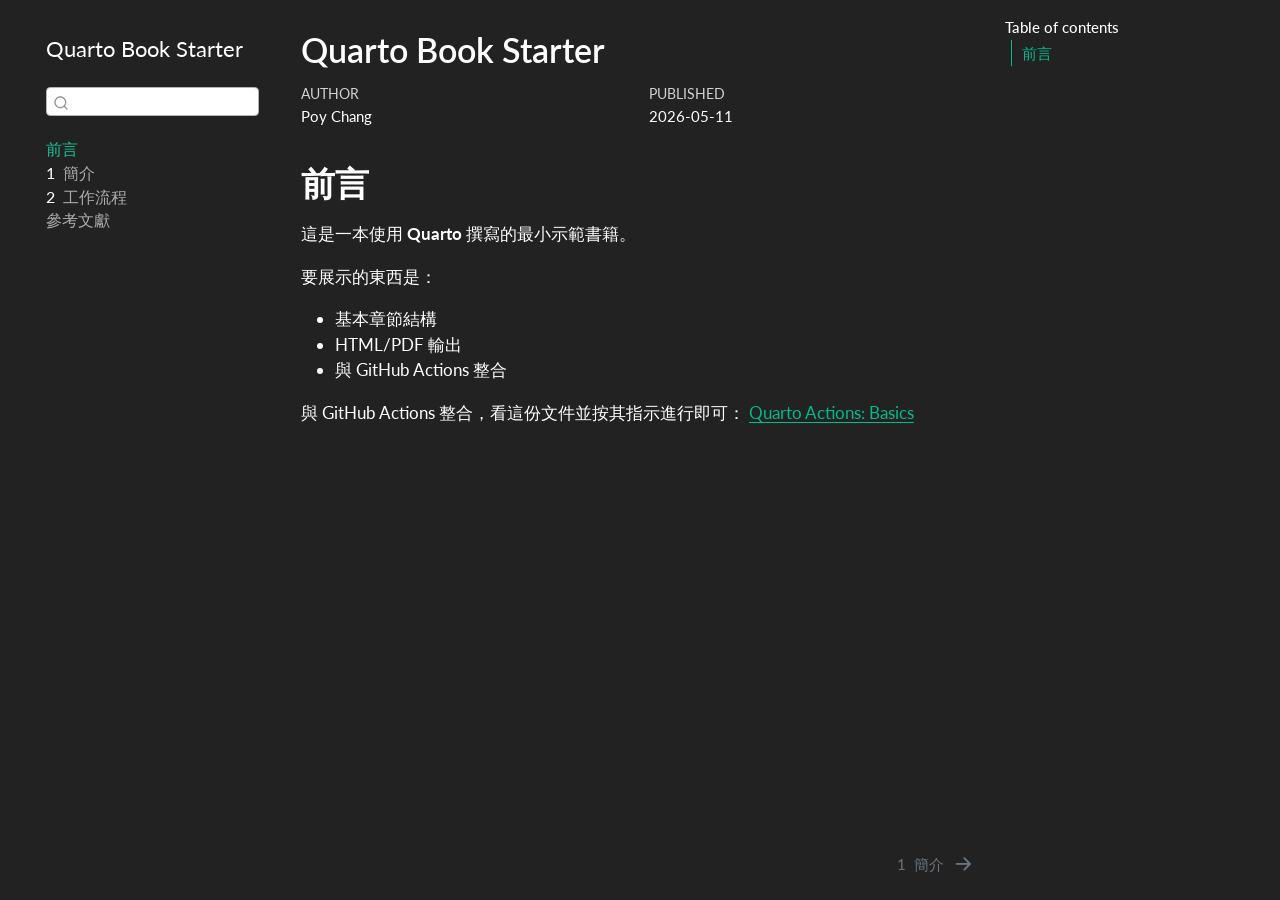
<file: index.html>
<!DOCTYPE html>
<html xmlns="http://www.w3.org/1999/xhtml" lang="en" xml:lang="en"><head>

<meta charset="utf-8">
<meta name="generator" content="quarto-1.9.37">

<meta name="viewport" content="width=device-width, initial-scale=1.0, user-scalable=yes">

<meta name="author" content="Poy Chang">
<meta name="dcterms.date" content="2026-05-11">

<title>Quarto Book Starter</title>
<style>
/* Default styles provided by pandoc.
** See https://pandoc.org/MANUAL.html#variables-for-html for config info.
*/
code{white-space: pre-wrap;}
span.smallcaps{font-variant: small-caps;}
div.columns{display: flex; gap: min(4vw, 1.5em);}
div.column{flex: auto; overflow-x: auto;}
div.hanging-indent{margin-left: 1.5em; text-indent: -1.5em;}
ul.task-list{list-style: none;}
ul.task-list li input[type="checkbox"] {
  width: 0.8em;
  margin: 0 0.8em 0.2em -1em; /* quarto-specific, see https://github.com/quarto-dev/quarto-cli/issues/4556 */ 
  vertical-align: middle;
}
</style>


<script src="site_libs/quarto-nav/quarto-nav.js"></script>
<script src="site_libs/quarto-nav/headroom.min.js"></script>
<script src="site_libs/clipboard/clipboard.min.js"></script>
<script src="site_libs/quarto-search/autocomplete.umd.js"></script>
<script src="site_libs/quarto-search/fuse.min.js"></script>
<script src="site_libs/quarto-search/quarto-search.js"></script>
<meta name="quarto:offset" content="./">
<link href="./01-intro.html" rel="next">
<script src="site_libs/quarto-html/quarto.js" type="module"></script>
<script src="site_libs/quarto-html/tabsets/tabsets.js" type="module"></script>
<script src="site_libs/quarto-html/popper.min.js"></script>
<script src="site_libs/quarto-html/tippy.umd.min.js"></script>
<script src="site_libs/quarto-html/anchor.min.js"></script>
<link href="site_libs/quarto-html/tippy.css" rel="stylesheet">
<link href="site_libs/quarto-html/quarto-syntax-highlighting-dark-d0ae9245876894da5ac7e18953ecc5cc.css" rel="stylesheet" id="quarto-text-highlighting-styles">
<script src="site_libs/bootstrap/bootstrap.min.js"></script>
<link href="site_libs/bootstrap/bootstrap-icons.css" rel="stylesheet">
<link href="site_libs/bootstrap/bootstrap-ca2f11e784a2f35b98a110cd4e196eb4.min.css" rel="stylesheet" append-hash="true" id="quarto-bootstrap" data-mode="dark">
<script id="quarto-search-options" type="application/json">{
  "location": "sidebar",
  "copy-button": false,
  "collapse-after": 3,
  "panel-placement": "start",
  "type": "textbox",
  "limit": 50,
  "keyboard-shortcut": [
    "f",
    "/",
    "s"
  ],
  "show-item-context": false,
  "language": {
    "search-no-results-text": "No results",
    "search-matching-documents-text": "matching documents",
    "search-copy-link-title": "Copy link to search",
    "search-hide-matches-text": "Hide additional matches",
    "search-more-match-text": "more match in this document",
    "search-more-matches-text": "more matches in this document",
    "search-clear-button-title": "Clear",
    "search-text-placeholder": "",
    "search-detached-cancel-button-title": "Cancel",
    "search-submit-button-title": "Submit",
    "search-label": "Search"
  }
}</script>


</head>

<body class="nav-sidebar floating quarto-light">

<div id="quarto-search-results"></div>
  <header id="quarto-header" class="headroom fixed-top">
  <nav class="quarto-secondary-nav">
    <div class="container-fluid d-flex">
      <button type="button" class="quarto-btn-toggle btn" data-bs-toggle="collapse" role="button" data-bs-target=".quarto-sidebar-collapse-item" aria-controls="quarto-sidebar" aria-expanded="false" aria-label="Toggle sidebar navigation" onclick="if (window.quartoToggleHeadroom) { window.quartoToggleHeadroom(); }">
        <i class="bi bi-layout-text-sidebar-reverse"></i>
      </button>
        <nav class="quarto-page-breadcrumbs" aria-label="breadcrumb"><ol class="breadcrumb"><li class="breadcrumb-item"><a href="./index.html">前言</a></li></ol></nav>
        <a class="flex-grow-1" role="navigation" data-bs-toggle="collapse" data-bs-target=".quarto-sidebar-collapse-item" aria-controls="quarto-sidebar" aria-expanded="false" aria-label="Toggle sidebar navigation" onclick="if (window.quartoToggleHeadroom) { window.quartoToggleHeadroom(); }">      
        </a>
      <button type="button" class="btn quarto-search-button" aria-label="Search" onclick="window.quartoOpenSearch();">
        <i class="bi bi-search"></i>
      </button>
    </div>
  </nav>
</header>
<!-- content -->
<div id="quarto-content" class="quarto-container page-columns page-rows-contents page-layout-article">
<!-- sidebar -->
  <nav id="quarto-sidebar" class="sidebar collapse collapse-horizontal quarto-sidebar-collapse-item sidebar-navigation floating overflow-auto">
    <div class="pt-lg-2 mt-2 text-left sidebar-header">
    <div class="sidebar-title mb-0 py-0">
      <a href="./">Quarto Book Starter</a> 
    </div>
      </div>
        <div class="mt-2 flex-shrink-0 align-items-center">
        <div class="sidebar-search">
        <div id="quarto-search" class="" title="Search"></div>
        </div>
        </div>
    <div class="sidebar-menu-container"> 
    <ul class="list-unstyled mt-1">
        <li class="sidebar-item">
  <div class="sidebar-item-container"> 
  <a href="./index.html" class="sidebar-item-text sidebar-link active">
 <span class="menu-text">前言</span></a>
  </div>
</li>
        <li class="sidebar-item">
  <div class="sidebar-item-container"> 
  <a href="./01-intro.html" class="sidebar-item-text sidebar-link">
 <span class="menu-text"><span class="chapter-number">1</span>&nbsp; <span class="chapter-title">簡介</span></span></a>
  </div>
</li>
        <li class="sidebar-item">
  <div class="sidebar-item-container"> 
  <a href="./02-workflow.html" class="sidebar-item-text sidebar-link">
 <span class="menu-text"><span class="chapter-number">2</span>&nbsp; <span class="chapter-title">工作流程</span></span></a>
  </div>
</li>
        <li class="sidebar-item">
  <div class="sidebar-item-container"> 
  <a href="./references.html" class="sidebar-item-text sidebar-link">
 <span class="menu-text">參考文獻</span></a>
  </div>
</li>
    </ul>
    </div>
</nav>
<div id="quarto-sidebar-glass" class="quarto-sidebar-collapse-item" data-bs-toggle="collapse" data-bs-target=".quarto-sidebar-collapse-item"></div>
<!-- margin-sidebar -->
    <div id="quarto-margin-sidebar" class="sidebar margin-sidebar">
        <nav id="TOC" role="doc-toc" class="toc-active">
    <h2 id="toc-title">Table of contents</h2>
   
  <ul>
  <li><a href="#前言" id="toc-前言" class="nav-link active" data-scroll-target="#前言">前言</a></li>
  </ul>
</nav>
    </div>
<!-- main -->
<main class="content" id="quarto-document-content">

<header id="title-block-header" class="quarto-title-block default">
<div class="quarto-title">
<h1 class="title">Quarto Book Starter</h1>
</div>



<div class="quarto-title-meta">

    <div>
    <div class="quarto-title-meta-heading">Author</div>
    <div class="quarto-title-meta-contents">
             <p>Poy Chang </p>
          </div>
  </div>
    
    <div>
    <div class="quarto-title-meta-heading">Published</div>
    <div class="quarto-title-meta-contents">
      <p class="date">2026-05-11</p>
    </div>
  </div>
  
    
  </div>
  


</header>


<section id="前言" class="level1 unnumbered">
<h1 class="unnumbered">前言</h1>
<p>這是一本使用 <strong>Quarto</strong> 撰寫的最小示範書籍。</p>
<p>要展示的東西是：</p>
<ul>
<li>基本章節結構</li>
<li>HTML/PDF 輸出</li>
<li>與 GitHub Actions 整合</li>
</ul>
<p>與 GitHub Actions 整合，看這份文件並按其指示進行即可： <a href="https://github.com/quarto-dev/quarto-actions/blob/main/examples/example-01-basics.md">Quarto Actions: Basics</a></p>


</section>

</main> <!-- /main -->
<script id="quarto-html-after-body" type="application/javascript">
  window.document.addEventListener("DOMContentLoaded", function (event) {
    const icon = "";
    const anchorJS = new window.AnchorJS();
    anchorJS.options = {
      placement: 'right',
      icon: icon
    };
    anchorJS.add('.anchored');
    const isCodeAnnotation = (el) => {
      for (const clz of el.classList) {
        if (clz.startsWith('code-annotation-')) {                     
          return true;
        }
      }
      return false;
    }
    const onCopySuccess = function(e) {
      // button target
      const button = e.trigger;
      // don't keep focus
      button.blur();
      // flash "checked"
      button.classList.add('code-copy-button-checked');
      var currentTitle = button.getAttribute("title");
      button.setAttribute("title", "Copied!");
      let tooltip;
      if (window.bootstrap) {
        button.setAttribute("data-bs-toggle", "tooltip");
        button.setAttribute("data-bs-placement", "left");
        button.setAttribute("data-bs-title", "Copied!");
        tooltip = new bootstrap.Tooltip(button, 
          { trigger: "manual", 
            customClass: "code-copy-button-tooltip",
            offset: [0, -8]});
        tooltip.show();    
      }
      setTimeout(function() {
        if (tooltip) {
          tooltip.hide();
          button.removeAttribute("data-bs-title");
          button.removeAttribute("data-bs-toggle");
          button.removeAttribute("data-bs-placement");
        }
        button.setAttribute("title", currentTitle);
        button.classList.remove('code-copy-button-checked');
      }, 1000);
      // clear code selection
      e.clearSelection();
    }
    const getTextToCopy = function(trigger) {
      const outerScaffold = trigger.parentElement.cloneNode(true);
      const codeEl = outerScaffold.querySelector('code');
      for (const childEl of codeEl.children) {
        if (isCodeAnnotation(childEl)) {
          childEl.remove();
        }
      }
      return codeEl.innerText;
    }
    const clipboard = new window.ClipboardJS('.code-copy-button:not([data-in-quarto-modal])', {
      text: getTextToCopy
    });
    clipboard.on('success', onCopySuccess);
    if (window.document.getElementById('quarto-embedded-source-code-modal')) {
      const clipboardModal = new window.ClipboardJS('.code-copy-button[data-in-quarto-modal]', {
        text: getTextToCopy,
        container: window.document.getElementById('quarto-embedded-source-code-modal')
      });
      clipboardModal.on('success', onCopySuccess);
    }
      var localhostRegex = new RegExp(/^(?:http|https):\/\/localhost\:?[0-9]*\//);
      var mailtoRegex = new RegExp(/^mailto:/);
        var filterRegex = new RegExp('/' + window.location.host + '/');
      var isInternal = (href) => {
          return filterRegex.test(href) || localhostRegex.test(href) || mailtoRegex.test(href);
      }
      // Inspect non-navigation links and adorn them if external
     var links = window.document.querySelectorAll('a[href]:not(.nav-link):not(.navbar-brand):not(.toc-action):not(.sidebar-link):not(.sidebar-item-toggle):not(.pagination-link):not(.no-external):not([aria-hidden]):not(.dropdown-item):not(.quarto-navigation-tool):not(.about-link)');
      for (var i=0; i<links.length; i++) {
        const link = links[i];
        if (!isInternal(link.href)) {
          // undo the damage that might have been done by quarto-nav.js in the case of
          // links that we want to consider external
          if (link.dataset.originalHref !== undefined) {
            link.href = link.dataset.originalHref;
          }
        }
      }
    function tippyHover(el, contentFn, onTriggerFn, onUntriggerFn) {
      const config = {
        allowHTML: true,
        maxWidth: 500,
        delay: 100,
        arrow: false,
        appendTo: function(el) {
            return el.parentElement;
        },
        interactive: true,
        interactiveBorder: 10,
        theme: 'quarto',
        placement: 'bottom-start',
      };
      if (contentFn) {
        config.content = contentFn;
      }
      if (onTriggerFn) {
        config.onTrigger = onTriggerFn;
      }
      if (onUntriggerFn) {
        config.onUntrigger = onUntriggerFn;
      }
      window.tippy(el, config); 
    }
    const noterefs = window.document.querySelectorAll('a[role="doc-noteref"]');
    for (var i=0; i<noterefs.length; i++) {
      const ref = noterefs[i];
      tippyHover(ref, function() {
        // use id or data attribute instead here
        let href = ref.getAttribute('data-footnote-href') || ref.getAttribute('href');
        try { href = new URL(href).hash; } catch {}
        const id = href.replace(/^#\/?/, "");
        const note = window.document.getElementById(id);
        if (note) {
          return note.innerHTML;
        } else {
          return "";
        }
      });
    }
    const xrefs = window.document.querySelectorAll('a.quarto-xref');
    const processXRef = (id, note) => {
      // Strip column container classes
      const stripColumnClz = (el) => {
        el.classList.remove("page-full", "page-columns");
        if (el.children) {
          for (const child of el.children) {
            stripColumnClz(child);
          }
        }
      }
      stripColumnClz(note)
      if (id === null || id.startsWith('sec-')) {
        // Special case sections, only their first couple elements
        const container = document.createElement("div");
        if (note.children && note.children.length > 2) {
          container.appendChild(note.children[0].cloneNode(true));
          for (let i = 1; i < note.children.length; i++) {
            const child = note.children[i];
            if (child.tagName === "P" && child.innerText === "") {
              continue;
            } else {
              container.appendChild(child.cloneNode(true));
              break;
            }
          }
          if (window.Quarto?.typesetMath) {
            window.Quarto.typesetMath(container);
          }
          return container.innerHTML
        } else {
          if (window.Quarto?.typesetMath) {
            window.Quarto.typesetMath(note);
          }
          return note.innerHTML;
        }
      } else {
        // Remove any anchor links if they are present
        const anchorLink = note.querySelector('a.anchorjs-link');
        if (anchorLink) {
          anchorLink.remove();
        }
        if (window.Quarto?.typesetMath) {
          window.Quarto.typesetMath(note);
        }
        if (note.classList.contains("callout")) {
          return note.outerHTML;
        } else {
          return note.innerHTML;
        }
      }
    }
    for (var i=0; i<xrefs.length; i++) {
      const xref = xrefs[i];
      tippyHover(xref, undefined, function(instance) {
        instance.disable();
        let url = xref.getAttribute('href');
        let hash = undefined; 
        if (url.startsWith('#')) {
          hash = url;
        } else {
          try { hash = new URL(url).hash; } catch {}
        }
        if (hash) {
          const id = hash.replace(/^#\/?/, "");
          const note = window.document.getElementById(id);
          if (note !== null) {
            try {
              const html = processXRef(id, note.cloneNode(true));
              instance.setContent(html);
            } finally {
              instance.enable();
              instance.show();
            }
          } else {
            // See if we can fetch this
            fetch(url.split('#')[0])
            .then(res => res.text())
            .then(html => {
              const parser = new DOMParser();
              const htmlDoc = parser.parseFromString(html, "text/html");
              const note = htmlDoc.getElementById(id);
              if (note !== null) {
                const html = processXRef(id, note);
                instance.setContent(html);
              } 
            }).finally(() => {
              instance.enable();
              instance.show();
            });
          }
        } else {
          // See if we can fetch a full url (with no hash to target)
          // This is a special case and we should probably do some content thinning / targeting
          fetch(url)
          .then(res => res.text())
          .then(html => {
            const parser = new DOMParser();
            const htmlDoc = parser.parseFromString(html, "text/html");
            const note = htmlDoc.querySelector('main.content');
            if (note !== null) {
              // This should only happen for chapter cross references
              // (since there is no id in the URL)
              // remove the first header
              if (note.children.length > 0 && note.children[0].tagName === "HEADER") {
                note.children[0].remove();
              }
              const html = processXRef(null, note);
              instance.setContent(html);
            } 
          }).finally(() => {
            instance.enable();
            instance.show();
          });
        }
      }, function(instance) {
      });
    }
        let selectedAnnoteEl;
        const selectorForAnnotation = ( cell, annotation) => {
          let cellAttr = 'data-code-cell="' + cell + '"';
          let lineAttr = 'data-code-annotation="' +  annotation + '"';
          const selector = 'span[' + cellAttr + '][' + lineAttr + ']';
          return selector;
        }
        const selectCodeLines = (annoteEl) => {
          const doc = window.document;
          const targetCell = annoteEl.getAttribute("data-target-cell");
          const targetAnnotation = annoteEl.getAttribute("data-target-annotation");
          const annoteSpan = window.document.querySelector(selectorForAnnotation(targetCell, targetAnnotation));
          const lines = annoteSpan.getAttribute("data-code-lines").split(",");
          const lineIds = lines.map((line) => {
            return targetCell + "-" + line;
          })
          let top = null;
          let height = null;
          let parent = null;
          if (lineIds.length > 0) {
              //compute the position of the single el (top and bottom and make a div)
              const el = window.document.getElementById(lineIds[0]);
              top = el.offsetTop;
              height = el.offsetHeight;
              parent = el.parentElement.parentElement;
            if (lineIds.length > 1) {
              const lastEl = window.document.getElementById(lineIds[lineIds.length - 1]);
              const bottom = lastEl.offsetTop + lastEl.offsetHeight;
              height = bottom - top;
            }
            if (top !== null && height !== null && parent !== null) {
              // cook up a div (if necessary) and position it 
              let div = window.document.getElementById("code-annotation-line-highlight");
              if (div === null) {
                div = window.document.createElement("div");
                div.setAttribute("id", "code-annotation-line-highlight");
                div.style.position = 'absolute';
                parent.appendChild(div);
              }
              div.style.top = top - 2 + "px";
              div.style.height = height + 4 + "px";
              div.style.left = 0;
              let gutterDiv = window.document.getElementById("code-annotation-line-highlight-gutter");
              if (gutterDiv === null) {
                gutterDiv = window.document.createElement("div");
                gutterDiv.setAttribute("id", "code-annotation-line-highlight-gutter");
                gutterDiv.style.position = 'absolute';
                const codeCell = window.document.getElementById(targetCell);
                const gutter = codeCell.querySelector('.code-annotation-gutter');
                gutter.appendChild(gutterDiv);
              }
              gutterDiv.style.top = top - 2 + "px";
              gutterDiv.style.height = height + 4 + "px";
            }
            selectedAnnoteEl = annoteEl;
          }
        };
        const unselectCodeLines = () => {
          const elementsIds = ["code-annotation-line-highlight", "code-annotation-line-highlight-gutter"];
          elementsIds.forEach((elId) => {
            const div = window.document.getElementById(elId);
            if (div) {
              div.remove();
            }
          });
          selectedAnnoteEl = undefined;
        };
          // Handle positioning of the toggle
      window.addEventListener(
        "resize",
        throttle(() => {
          elRect = undefined;
          if (selectedAnnoteEl) {
            selectCodeLines(selectedAnnoteEl);
          }
        }, 10)
      );
      function throttle(fn, ms) {
      let throttle = false;
      let timer;
        return (...args) => {
          if(!throttle) { // first call gets through
              fn.apply(this, args);
              throttle = true;
          } else { // all the others get throttled
              if(timer) clearTimeout(timer); // cancel #2
              timer = setTimeout(() => {
                fn.apply(this, args);
                timer = throttle = false;
              }, ms);
          }
        };
      }
        // Attach click handler to the DT
        const annoteDls = window.document.querySelectorAll('dt[data-target-cell]');
        for (const annoteDlNode of annoteDls) {
          annoteDlNode.addEventListener('click', (event) => {
            const clickedEl = event.target;
            if (clickedEl !== selectedAnnoteEl) {
              unselectCodeLines();
              const activeEl = window.document.querySelector('dt[data-target-cell].code-annotation-active');
              if (activeEl) {
                activeEl.classList.remove('code-annotation-active');
              }
              selectCodeLines(clickedEl);
              clickedEl.classList.add('code-annotation-active');
            } else {
              // Unselect the line
              unselectCodeLines();
              clickedEl.classList.remove('code-annotation-active');
            }
          });
        }
    const findCites = (el) => {
      const parentEl = el.parentElement;
      if (parentEl) {
        const cites = parentEl.dataset.cites;
        if (cites) {
          return {
            el,
            cites: cites.split(' ')
          };
        } else {
          return findCites(el.parentElement)
        }
      } else {
        return undefined;
      }
    };
    var bibliorefs = window.document.querySelectorAll('a[role="doc-biblioref"]');
    for (var i=0; i<bibliorefs.length; i++) {
      const ref = bibliorefs[i];
      const citeInfo = findCites(ref);
      if (citeInfo) {
        tippyHover(citeInfo.el, function() {
          var popup = window.document.createElement('div');
          citeInfo.cites.forEach(function(cite) {
            var citeDiv = window.document.createElement('div');
            citeDiv.classList.add('hanging-indent');
            citeDiv.classList.add('csl-entry');
            var biblioDiv = window.document.getElementById('ref-' + cite);
            if (biblioDiv) {
              citeDiv.innerHTML = biblioDiv.innerHTML;
            }
            popup.appendChild(citeDiv);
          });
          return popup.innerHTML;
        });
      }
    }
  });
  </script>
<nav class="page-navigation">
  <div class="nav-page nav-page-previous">
  </div>
  <div class="nav-page nav-page-next">
      <a href="./01-intro.html" class="pagination-link" aria-label="簡介">
        <span class="nav-page-text"><span class="chapter-number">1</span>&nbsp; <span class="chapter-title">簡介</span></span> <i class="bi bi-arrow-right-short"></i>
      </a>
  </div>
</nav>
</div> <!-- /content -->




</body></html>
</file>
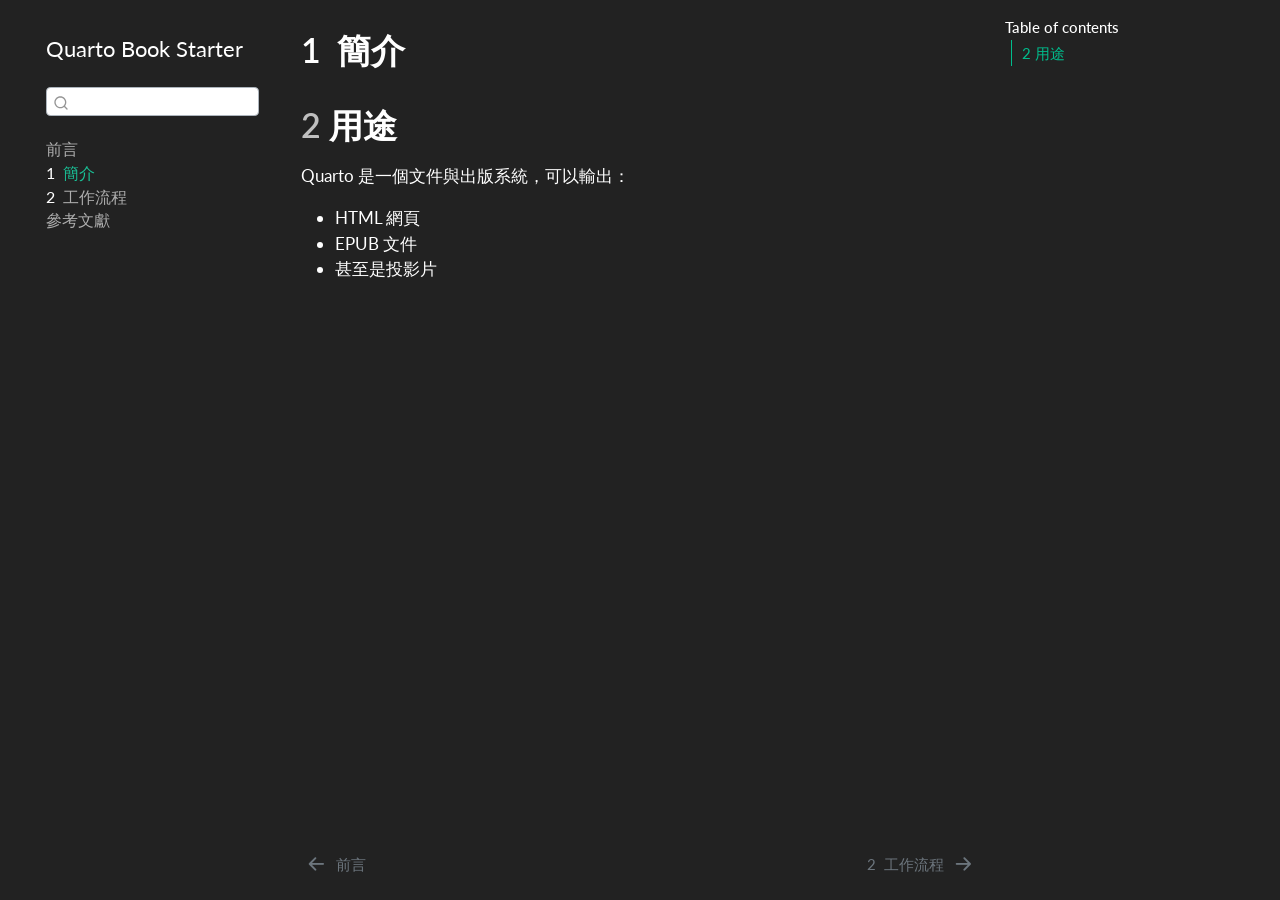
<file: 01-intro.html>
<!DOCTYPE html>
<html xmlns="http://www.w3.org/1999/xhtml" lang="en" xml:lang="en"><head>

<meta charset="utf-8">
<meta name="generator" content="quarto-1.9.37">

<meta name="viewport" content="width=device-width, initial-scale=1.0, user-scalable=yes">


<title>1&nbsp; 簡介 – Quarto Book Starter</title>
<style>
/* Default styles provided by pandoc.
** See https://pandoc.org/MANUAL.html#variables-for-html for config info.
*/
code{white-space: pre-wrap;}
span.smallcaps{font-variant: small-caps;}
div.columns{display: flex; gap: min(4vw, 1.5em);}
div.column{flex: auto; overflow-x: auto;}
div.hanging-indent{margin-left: 1.5em; text-indent: -1.5em;}
ul.task-list{list-style: none;}
ul.task-list li input[type="checkbox"] {
  width: 0.8em;
  margin: 0 0.8em 0.2em -1em; /* quarto-specific, see https://github.com/quarto-dev/quarto-cli/issues/4556 */ 
  vertical-align: middle;
}
</style>


<script src="site_libs/quarto-nav/quarto-nav.js"></script>
<script src="site_libs/quarto-nav/headroom.min.js"></script>
<script src="site_libs/clipboard/clipboard.min.js"></script>
<script src="site_libs/quarto-search/autocomplete.umd.js"></script>
<script src="site_libs/quarto-search/fuse.min.js"></script>
<script src="site_libs/quarto-search/quarto-search.js"></script>
<meta name="quarto:offset" content="./">
<link href="./02-workflow.html" rel="next">
<link href="./index.html" rel="prev">
<script src="site_libs/quarto-html/quarto.js" type="module"></script>
<script src="site_libs/quarto-html/tabsets/tabsets.js" type="module"></script>
<script src="site_libs/quarto-html/popper.min.js"></script>
<script src="site_libs/quarto-html/tippy.umd.min.js"></script>
<script src="site_libs/quarto-html/anchor.min.js"></script>
<link href="site_libs/quarto-html/tippy.css" rel="stylesheet">
<link href="site_libs/quarto-html/quarto-syntax-highlighting-dark-d0ae9245876894da5ac7e18953ecc5cc.css" rel="stylesheet" id="quarto-text-highlighting-styles">
<script src="site_libs/bootstrap/bootstrap.min.js"></script>
<link href="site_libs/bootstrap/bootstrap-icons.css" rel="stylesheet">
<link href="site_libs/bootstrap/bootstrap-ca2f11e784a2f35b98a110cd4e196eb4.min.css" rel="stylesheet" append-hash="true" id="quarto-bootstrap" data-mode="dark">
<script id="quarto-search-options" type="application/json">{
  "location": "sidebar",
  "copy-button": false,
  "collapse-after": 3,
  "panel-placement": "start",
  "type": "textbox",
  "limit": 50,
  "keyboard-shortcut": [
    "f",
    "/",
    "s"
  ],
  "show-item-context": false,
  "language": {
    "search-no-results-text": "No results",
    "search-matching-documents-text": "matching documents",
    "search-copy-link-title": "Copy link to search",
    "search-hide-matches-text": "Hide additional matches",
    "search-more-match-text": "more match in this document",
    "search-more-matches-text": "more matches in this document",
    "search-clear-button-title": "Clear",
    "search-text-placeholder": "",
    "search-detached-cancel-button-title": "Cancel",
    "search-submit-button-title": "Submit",
    "search-label": "Search"
  }
}</script>


</head>

<body class="nav-sidebar floating quarto-light">

<div id="quarto-search-results"></div>
  <header id="quarto-header" class="headroom fixed-top">
  <nav class="quarto-secondary-nav">
    <div class="container-fluid d-flex">
      <button type="button" class="quarto-btn-toggle btn" data-bs-toggle="collapse" role="button" data-bs-target=".quarto-sidebar-collapse-item" aria-controls="quarto-sidebar" aria-expanded="false" aria-label="Toggle sidebar navigation" onclick="if (window.quartoToggleHeadroom) { window.quartoToggleHeadroom(); }">
        <i class="bi bi-layout-text-sidebar-reverse"></i>
      </button>
        <nav class="quarto-page-breadcrumbs" aria-label="breadcrumb"><ol class="breadcrumb"><li class="breadcrumb-item"><a href="./01-intro.html"><span class="chapter-number">1</span>&nbsp; <span class="chapter-title">簡介</span></a></li></ol></nav>
        <a class="flex-grow-1" role="navigation" data-bs-toggle="collapse" data-bs-target=".quarto-sidebar-collapse-item" aria-controls="quarto-sidebar" aria-expanded="false" aria-label="Toggle sidebar navigation" onclick="if (window.quartoToggleHeadroom) { window.quartoToggleHeadroom(); }">      
        </a>
      <button type="button" class="btn quarto-search-button" aria-label="Search" onclick="window.quartoOpenSearch();">
        <i class="bi bi-search"></i>
      </button>
    </div>
  </nav>
</header>
<!-- content -->
<div id="quarto-content" class="quarto-container page-columns page-rows-contents page-layout-article">
<!-- sidebar -->
  <nav id="quarto-sidebar" class="sidebar collapse collapse-horizontal quarto-sidebar-collapse-item sidebar-navigation floating overflow-auto">
    <div class="pt-lg-2 mt-2 text-left sidebar-header">
    <div class="sidebar-title mb-0 py-0">
      <a href="./">Quarto Book Starter</a> 
    </div>
      </div>
        <div class="mt-2 flex-shrink-0 align-items-center">
        <div class="sidebar-search">
        <div id="quarto-search" class="" title="Search"></div>
        </div>
        </div>
    <div class="sidebar-menu-container"> 
    <ul class="list-unstyled mt-1">
        <li class="sidebar-item">
  <div class="sidebar-item-container"> 
  <a href="./index.html" class="sidebar-item-text sidebar-link">
 <span class="menu-text">前言</span></a>
  </div>
</li>
        <li class="sidebar-item">
  <div class="sidebar-item-container"> 
  <a href="./01-intro.html" class="sidebar-item-text sidebar-link active">
 <span class="menu-text"><span class="chapter-number">1</span>&nbsp; <span class="chapter-title">簡介</span></span></a>
  </div>
</li>
        <li class="sidebar-item">
  <div class="sidebar-item-container"> 
  <a href="./02-workflow.html" class="sidebar-item-text sidebar-link">
 <span class="menu-text"><span class="chapter-number">2</span>&nbsp; <span class="chapter-title">工作流程</span></span></a>
  </div>
</li>
        <li class="sidebar-item">
  <div class="sidebar-item-container"> 
  <a href="./references.html" class="sidebar-item-text sidebar-link">
 <span class="menu-text">參考文獻</span></a>
  </div>
</li>
    </ul>
    </div>
</nav>
<div id="quarto-sidebar-glass" class="quarto-sidebar-collapse-item" data-bs-toggle="collapse" data-bs-target=".quarto-sidebar-collapse-item"></div>
<!-- margin-sidebar -->
    <div id="quarto-margin-sidebar" class="sidebar margin-sidebar">
        <nav id="TOC" role="doc-toc" class="toc-active">
    <h2 id="toc-title">Table of contents</h2>
   
  <ul>
  <li><a href="#用途" id="toc-用途" class="nav-link active" data-scroll-target="#用途"><span class="header-section-number">2</span> 用途</a></li>
  </ul>
</nav>
    </div>
<!-- main -->
<main class="content" id="quarto-document-content">

<header id="title-block-header" class="quarto-title-block default">
<div class="quarto-title">
<h1 class="title"><span class="chapter-number">1</span>&nbsp; <span class="chapter-title">簡介</span></h1>
</div>



<div class="quarto-title-meta">

    
  
    
  </div>
  


</header>


<section id="用途" class="level1" data-number="2">
<h1 data-number="2"><span class="header-section-number">2</span> 用途</h1>
<p>Quarto 是一個文件與出版系統，可以輸出：</p>
<ul>
<li>HTML 網頁</li>
<li>EPUB 文件</li>
<li>甚至是投影片</li>
</ul>


</section>

</main> <!-- /main -->
<script id="quarto-html-after-body" type="application/javascript">
  window.document.addEventListener("DOMContentLoaded", function (event) {
    const icon = "";
    const anchorJS = new window.AnchorJS();
    anchorJS.options = {
      placement: 'right',
      icon: icon
    };
    anchorJS.add('.anchored');
    const isCodeAnnotation = (el) => {
      for (const clz of el.classList) {
        if (clz.startsWith('code-annotation-')) {                     
          return true;
        }
      }
      return false;
    }
    const onCopySuccess = function(e) {
      // button target
      const button = e.trigger;
      // don't keep focus
      button.blur();
      // flash "checked"
      button.classList.add('code-copy-button-checked');
      var currentTitle = button.getAttribute("title");
      button.setAttribute("title", "Copied!");
      let tooltip;
      if (window.bootstrap) {
        button.setAttribute("data-bs-toggle", "tooltip");
        button.setAttribute("data-bs-placement", "left");
        button.setAttribute("data-bs-title", "Copied!");
        tooltip = new bootstrap.Tooltip(button, 
          { trigger: "manual", 
            customClass: "code-copy-button-tooltip",
            offset: [0, -8]});
        tooltip.show();    
      }
      setTimeout(function() {
        if (tooltip) {
          tooltip.hide();
          button.removeAttribute("data-bs-title");
          button.removeAttribute("data-bs-toggle");
          button.removeAttribute("data-bs-placement");
        }
        button.setAttribute("title", currentTitle);
        button.classList.remove('code-copy-button-checked');
      }, 1000);
      // clear code selection
      e.clearSelection();
    }
    const getTextToCopy = function(trigger) {
      const outerScaffold = trigger.parentElement.cloneNode(true);
      const codeEl = outerScaffold.querySelector('code');
      for (const childEl of codeEl.children) {
        if (isCodeAnnotation(childEl)) {
          childEl.remove();
        }
      }
      return codeEl.innerText;
    }
    const clipboard = new window.ClipboardJS('.code-copy-button:not([data-in-quarto-modal])', {
      text: getTextToCopy
    });
    clipboard.on('success', onCopySuccess);
    if (window.document.getElementById('quarto-embedded-source-code-modal')) {
      const clipboardModal = new window.ClipboardJS('.code-copy-button[data-in-quarto-modal]', {
        text: getTextToCopy,
        container: window.document.getElementById('quarto-embedded-source-code-modal')
      });
      clipboardModal.on('success', onCopySuccess);
    }
      var localhostRegex = new RegExp(/^(?:http|https):\/\/localhost\:?[0-9]*\//);
      var mailtoRegex = new RegExp(/^mailto:/);
        var filterRegex = new RegExp('/' + window.location.host + '/');
      var isInternal = (href) => {
          return filterRegex.test(href) || localhostRegex.test(href) || mailtoRegex.test(href);
      }
      // Inspect non-navigation links and adorn them if external
     var links = window.document.querySelectorAll('a[href]:not(.nav-link):not(.navbar-brand):not(.toc-action):not(.sidebar-link):not(.sidebar-item-toggle):not(.pagination-link):not(.no-external):not([aria-hidden]):not(.dropdown-item):not(.quarto-navigation-tool):not(.about-link)');
      for (var i=0; i<links.length; i++) {
        const link = links[i];
        if (!isInternal(link.href)) {
          // undo the damage that might have been done by quarto-nav.js in the case of
          // links that we want to consider external
          if (link.dataset.originalHref !== undefined) {
            link.href = link.dataset.originalHref;
          }
        }
      }
    function tippyHover(el, contentFn, onTriggerFn, onUntriggerFn) {
      const config = {
        allowHTML: true,
        maxWidth: 500,
        delay: 100,
        arrow: false,
        appendTo: function(el) {
            return el.parentElement;
        },
        interactive: true,
        interactiveBorder: 10,
        theme: 'quarto',
        placement: 'bottom-start',
      };
      if (contentFn) {
        config.content = contentFn;
      }
      if (onTriggerFn) {
        config.onTrigger = onTriggerFn;
      }
      if (onUntriggerFn) {
        config.onUntrigger = onUntriggerFn;
      }
      window.tippy(el, config); 
    }
    const noterefs = window.document.querySelectorAll('a[role="doc-noteref"]');
    for (var i=0; i<noterefs.length; i++) {
      const ref = noterefs[i];
      tippyHover(ref, function() {
        // use id or data attribute instead here
        let href = ref.getAttribute('data-footnote-href') || ref.getAttribute('href');
        try { href = new URL(href).hash; } catch {}
        const id = href.replace(/^#\/?/, "");
        const note = window.document.getElementById(id);
        if (note) {
          return note.innerHTML;
        } else {
          return "";
        }
      });
    }
    const xrefs = window.document.querySelectorAll('a.quarto-xref');
    const processXRef = (id, note) => {
      // Strip column container classes
      const stripColumnClz = (el) => {
        el.classList.remove("page-full", "page-columns");
        if (el.children) {
          for (const child of el.children) {
            stripColumnClz(child);
          }
        }
      }
      stripColumnClz(note)
      if (id === null || id.startsWith('sec-')) {
        // Special case sections, only their first couple elements
        const container = document.createElement("div");
        if (note.children && note.children.length > 2) {
          container.appendChild(note.children[0].cloneNode(true));
          for (let i = 1; i < note.children.length; i++) {
            const child = note.children[i];
            if (child.tagName === "P" && child.innerText === "") {
              continue;
            } else {
              container.appendChild(child.cloneNode(true));
              break;
            }
          }
          if (window.Quarto?.typesetMath) {
            window.Quarto.typesetMath(container);
          }
          return container.innerHTML
        } else {
          if (window.Quarto?.typesetMath) {
            window.Quarto.typesetMath(note);
          }
          return note.innerHTML;
        }
      } else {
        // Remove any anchor links if they are present
        const anchorLink = note.querySelector('a.anchorjs-link');
        if (anchorLink) {
          anchorLink.remove();
        }
        if (window.Quarto?.typesetMath) {
          window.Quarto.typesetMath(note);
        }
        if (note.classList.contains("callout")) {
          return note.outerHTML;
        } else {
          return note.innerHTML;
        }
      }
    }
    for (var i=0; i<xrefs.length; i++) {
      const xref = xrefs[i];
      tippyHover(xref, undefined, function(instance) {
        instance.disable();
        let url = xref.getAttribute('href');
        let hash = undefined; 
        if (url.startsWith('#')) {
          hash = url;
        } else {
          try { hash = new URL(url).hash; } catch {}
        }
        if (hash) {
          const id = hash.replace(/^#\/?/, "");
          const note = window.document.getElementById(id);
          if (note !== null) {
            try {
              const html = processXRef(id, note.cloneNode(true));
              instance.setContent(html);
            } finally {
              instance.enable();
              instance.show();
            }
          } else {
            // See if we can fetch this
            fetch(url.split('#')[0])
            .then(res => res.text())
            .then(html => {
              const parser = new DOMParser();
              const htmlDoc = parser.parseFromString(html, "text/html");
              const note = htmlDoc.getElementById(id);
              if (note !== null) {
                const html = processXRef(id, note);
                instance.setContent(html);
              } 
            }).finally(() => {
              instance.enable();
              instance.show();
            });
          }
        } else {
          // See if we can fetch a full url (with no hash to target)
          // This is a special case and we should probably do some content thinning / targeting
          fetch(url)
          .then(res => res.text())
          .then(html => {
            const parser = new DOMParser();
            const htmlDoc = parser.parseFromString(html, "text/html");
            const note = htmlDoc.querySelector('main.content');
            if (note !== null) {
              // This should only happen for chapter cross references
              // (since there is no id in the URL)
              // remove the first header
              if (note.children.length > 0 && note.children[0].tagName === "HEADER") {
                note.children[0].remove();
              }
              const html = processXRef(null, note);
              instance.setContent(html);
            } 
          }).finally(() => {
            instance.enable();
            instance.show();
          });
        }
      }, function(instance) {
      });
    }
        let selectedAnnoteEl;
        const selectorForAnnotation = ( cell, annotation) => {
          let cellAttr = 'data-code-cell="' + cell + '"';
          let lineAttr = 'data-code-annotation="' +  annotation + '"';
          const selector = 'span[' + cellAttr + '][' + lineAttr + ']';
          return selector;
        }
        const selectCodeLines = (annoteEl) => {
          const doc = window.document;
          const targetCell = annoteEl.getAttribute("data-target-cell");
          const targetAnnotation = annoteEl.getAttribute("data-target-annotation");
          const annoteSpan = window.document.querySelector(selectorForAnnotation(targetCell, targetAnnotation));
          const lines = annoteSpan.getAttribute("data-code-lines").split(",");
          const lineIds = lines.map((line) => {
            return targetCell + "-" + line;
          })
          let top = null;
          let height = null;
          let parent = null;
          if (lineIds.length > 0) {
              //compute the position of the single el (top and bottom and make a div)
              const el = window.document.getElementById(lineIds[0]);
              top = el.offsetTop;
              height = el.offsetHeight;
              parent = el.parentElement.parentElement;
            if (lineIds.length > 1) {
              const lastEl = window.document.getElementById(lineIds[lineIds.length - 1]);
              const bottom = lastEl.offsetTop + lastEl.offsetHeight;
              height = bottom - top;
            }
            if (top !== null && height !== null && parent !== null) {
              // cook up a div (if necessary) and position it 
              let div = window.document.getElementById("code-annotation-line-highlight");
              if (div === null) {
                div = window.document.createElement("div");
                div.setAttribute("id", "code-annotation-line-highlight");
                div.style.position = 'absolute';
                parent.appendChild(div);
              }
              div.style.top = top - 2 + "px";
              div.style.height = height + 4 + "px";
              div.style.left = 0;
              let gutterDiv = window.document.getElementById("code-annotation-line-highlight-gutter");
              if (gutterDiv === null) {
                gutterDiv = window.document.createElement("div");
                gutterDiv.setAttribute("id", "code-annotation-line-highlight-gutter");
                gutterDiv.style.position = 'absolute';
                const codeCell = window.document.getElementById(targetCell);
                const gutter = codeCell.querySelector('.code-annotation-gutter');
                gutter.appendChild(gutterDiv);
              }
              gutterDiv.style.top = top - 2 + "px";
              gutterDiv.style.height = height + 4 + "px";
            }
            selectedAnnoteEl = annoteEl;
          }
        };
        const unselectCodeLines = () => {
          const elementsIds = ["code-annotation-line-highlight", "code-annotation-line-highlight-gutter"];
          elementsIds.forEach((elId) => {
            const div = window.document.getElementById(elId);
            if (div) {
              div.remove();
            }
          });
          selectedAnnoteEl = undefined;
        };
          // Handle positioning of the toggle
      window.addEventListener(
        "resize",
        throttle(() => {
          elRect = undefined;
          if (selectedAnnoteEl) {
            selectCodeLines(selectedAnnoteEl);
          }
        }, 10)
      );
      function throttle(fn, ms) {
      let throttle = false;
      let timer;
        return (...args) => {
          if(!throttle) { // first call gets through
              fn.apply(this, args);
              throttle = true;
          } else { // all the others get throttled
              if(timer) clearTimeout(timer); // cancel #2
              timer = setTimeout(() => {
                fn.apply(this, args);
                timer = throttle = false;
              }, ms);
          }
        };
      }
        // Attach click handler to the DT
        const annoteDls = window.document.querySelectorAll('dt[data-target-cell]');
        for (const annoteDlNode of annoteDls) {
          annoteDlNode.addEventListener('click', (event) => {
            const clickedEl = event.target;
            if (clickedEl !== selectedAnnoteEl) {
              unselectCodeLines();
              const activeEl = window.document.querySelector('dt[data-target-cell].code-annotation-active');
              if (activeEl) {
                activeEl.classList.remove('code-annotation-active');
              }
              selectCodeLines(clickedEl);
              clickedEl.classList.add('code-annotation-active');
            } else {
              // Unselect the line
              unselectCodeLines();
              clickedEl.classList.remove('code-annotation-active');
            }
          });
        }
    const findCites = (el) => {
      const parentEl = el.parentElement;
      if (parentEl) {
        const cites = parentEl.dataset.cites;
        if (cites) {
          return {
            el,
            cites: cites.split(' ')
          };
        } else {
          return findCites(el.parentElement)
        }
      } else {
        return undefined;
      }
    };
    var bibliorefs = window.document.querySelectorAll('a[role="doc-biblioref"]');
    for (var i=0; i<bibliorefs.length; i++) {
      const ref = bibliorefs[i];
      const citeInfo = findCites(ref);
      if (citeInfo) {
        tippyHover(citeInfo.el, function() {
          var popup = window.document.createElement('div');
          citeInfo.cites.forEach(function(cite) {
            var citeDiv = window.document.createElement('div');
            citeDiv.classList.add('hanging-indent');
            citeDiv.classList.add('csl-entry');
            var biblioDiv = window.document.getElementById('ref-' + cite);
            if (biblioDiv) {
              citeDiv.innerHTML = biblioDiv.innerHTML;
            }
            popup.appendChild(citeDiv);
          });
          return popup.innerHTML;
        });
      }
    }
  });
  </script>
<nav class="page-navigation">
  <div class="nav-page nav-page-previous">
      <a href="./index.html" class="pagination-link" aria-label="前言">
        <i class="bi bi-arrow-left-short"></i> <span class="nav-page-text">前言</span>
      </a>          
  </div>
  <div class="nav-page nav-page-next">
      <a href="./02-workflow.html" class="pagination-link" aria-label="工作流程">
        <span class="nav-page-text"><span class="chapter-number">2</span>&nbsp; <span class="chapter-title">工作流程</span></span> <i class="bi bi-arrow-right-short"></i>
      </a>
  </div>
</nav>
</div> <!-- /content -->




</body></html>
</file>
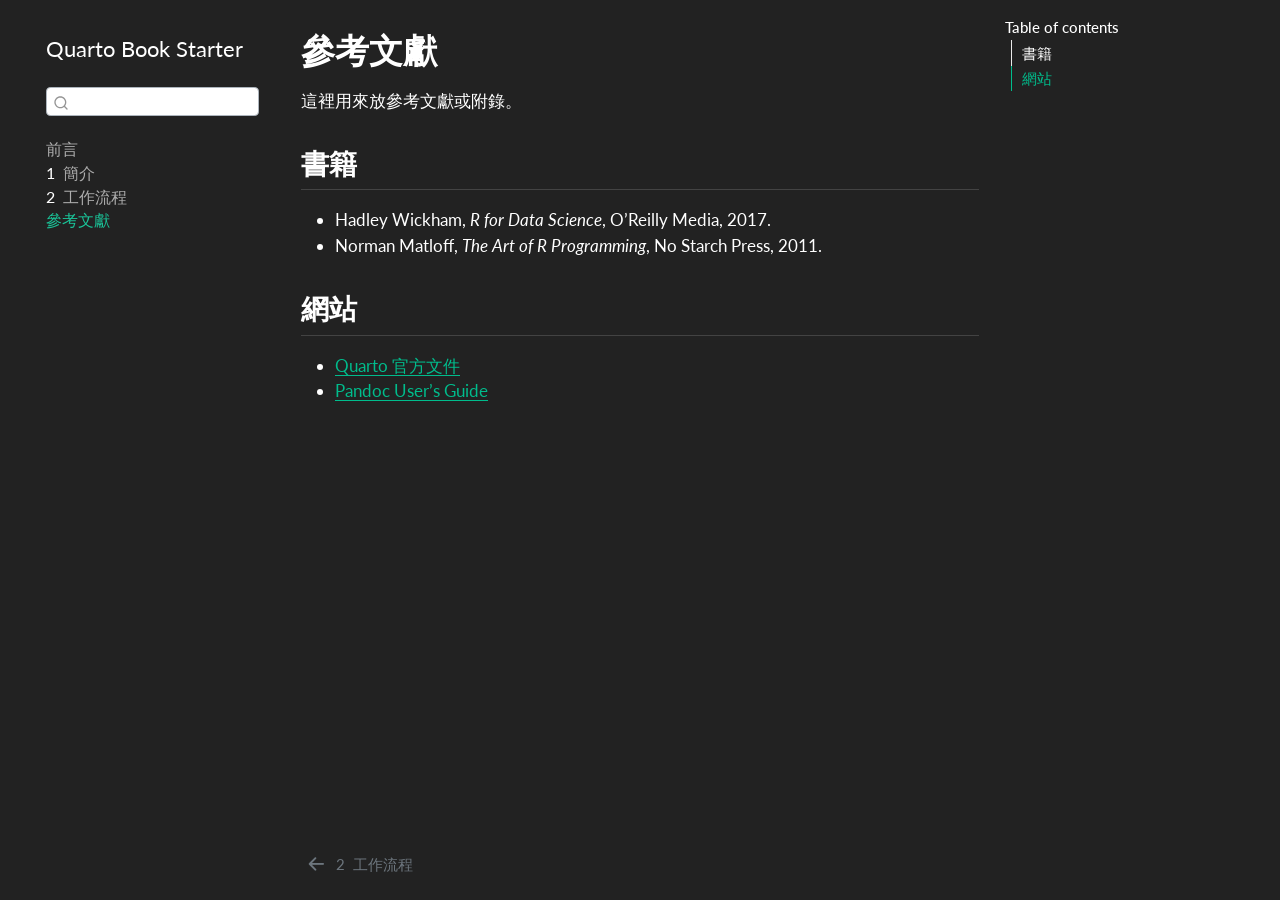
<file: references.html>
<!DOCTYPE html>
<html xmlns="http://www.w3.org/1999/xhtml" lang="en" xml:lang="en"><head>

<meta charset="utf-8">
<meta name="generator" content="quarto-1.9.37">

<meta name="viewport" content="width=device-width, initial-scale=1.0, user-scalable=yes">


<title>參考文獻 – Quarto Book Starter</title>
<style>
/* Default styles provided by pandoc.
** See https://pandoc.org/MANUAL.html#variables-for-html for config info.
*/
code{white-space: pre-wrap;}
span.smallcaps{font-variant: small-caps;}
div.columns{display: flex; gap: min(4vw, 1.5em);}
div.column{flex: auto; overflow-x: auto;}
div.hanging-indent{margin-left: 1.5em; text-indent: -1.5em;}
ul.task-list{list-style: none;}
ul.task-list li input[type="checkbox"] {
  width: 0.8em;
  margin: 0 0.8em 0.2em -1em; /* quarto-specific, see https://github.com/quarto-dev/quarto-cli/issues/4556 */ 
  vertical-align: middle;
}
</style>


<script src="site_libs/quarto-nav/quarto-nav.js"></script>
<script src="site_libs/quarto-nav/headroom.min.js"></script>
<script src="site_libs/clipboard/clipboard.min.js"></script>
<script src="site_libs/quarto-search/autocomplete.umd.js"></script>
<script src="site_libs/quarto-search/fuse.min.js"></script>
<script src="site_libs/quarto-search/quarto-search.js"></script>
<meta name="quarto:offset" content="./">
<link href="./02-workflow.html" rel="prev">
<script src="site_libs/quarto-html/quarto.js" type="module"></script>
<script src="site_libs/quarto-html/tabsets/tabsets.js" type="module"></script>
<script src="site_libs/quarto-html/popper.min.js"></script>
<script src="site_libs/quarto-html/tippy.umd.min.js"></script>
<script src="site_libs/quarto-html/anchor.min.js"></script>
<link href="site_libs/quarto-html/tippy.css" rel="stylesheet">
<link href="site_libs/quarto-html/quarto-syntax-highlighting-dark-d0ae9245876894da5ac7e18953ecc5cc.css" rel="stylesheet" id="quarto-text-highlighting-styles">
<script src="site_libs/bootstrap/bootstrap.min.js"></script>
<link href="site_libs/bootstrap/bootstrap-icons.css" rel="stylesheet">
<link href="site_libs/bootstrap/bootstrap-ca2f11e784a2f35b98a110cd4e196eb4.min.css" rel="stylesheet" append-hash="true" id="quarto-bootstrap" data-mode="dark">
<script id="quarto-search-options" type="application/json">{
  "location": "sidebar",
  "copy-button": false,
  "collapse-after": 3,
  "panel-placement": "start",
  "type": "textbox",
  "limit": 50,
  "keyboard-shortcut": [
    "f",
    "/",
    "s"
  ],
  "show-item-context": false,
  "language": {
    "search-no-results-text": "No results",
    "search-matching-documents-text": "matching documents",
    "search-copy-link-title": "Copy link to search",
    "search-hide-matches-text": "Hide additional matches",
    "search-more-match-text": "more match in this document",
    "search-more-matches-text": "more matches in this document",
    "search-clear-button-title": "Clear",
    "search-text-placeholder": "",
    "search-detached-cancel-button-title": "Cancel",
    "search-submit-button-title": "Submit",
    "search-label": "Search"
  }
}</script>


</head>

<body class="nav-sidebar floating quarto-light">

<div id="quarto-search-results"></div>
  <header id="quarto-header" class="headroom fixed-top">
  <nav class="quarto-secondary-nav">
    <div class="container-fluid d-flex">
      <button type="button" class="quarto-btn-toggle btn" data-bs-toggle="collapse" role="button" data-bs-target=".quarto-sidebar-collapse-item" aria-controls="quarto-sidebar" aria-expanded="false" aria-label="Toggle sidebar navigation" onclick="if (window.quartoToggleHeadroom) { window.quartoToggleHeadroom(); }">
        <i class="bi bi-layout-text-sidebar-reverse"></i>
      </button>
        <nav class="quarto-page-breadcrumbs" aria-label="breadcrumb"><ol class="breadcrumb"><li class="breadcrumb-item"><a href="./references.html">參考文獻</a></li></ol></nav>
        <a class="flex-grow-1" role="navigation" data-bs-toggle="collapse" data-bs-target=".quarto-sidebar-collapse-item" aria-controls="quarto-sidebar" aria-expanded="false" aria-label="Toggle sidebar navigation" onclick="if (window.quartoToggleHeadroom) { window.quartoToggleHeadroom(); }">      
        </a>
      <button type="button" class="btn quarto-search-button" aria-label="Search" onclick="window.quartoOpenSearch();">
        <i class="bi bi-search"></i>
      </button>
    </div>
  </nav>
</header>
<!-- content -->
<div id="quarto-content" class="quarto-container page-columns page-rows-contents page-layout-article">
<!-- sidebar -->
  <nav id="quarto-sidebar" class="sidebar collapse collapse-horizontal quarto-sidebar-collapse-item sidebar-navigation floating overflow-auto">
    <div class="pt-lg-2 mt-2 text-left sidebar-header">
    <div class="sidebar-title mb-0 py-0">
      <a href="./">Quarto Book Starter</a> 
    </div>
      </div>
        <div class="mt-2 flex-shrink-0 align-items-center">
        <div class="sidebar-search">
        <div id="quarto-search" class="" title="Search"></div>
        </div>
        </div>
    <div class="sidebar-menu-container"> 
    <ul class="list-unstyled mt-1">
        <li class="sidebar-item">
  <div class="sidebar-item-container"> 
  <a href="./index.html" class="sidebar-item-text sidebar-link">
 <span class="menu-text">前言</span></a>
  </div>
</li>
        <li class="sidebar-item">
  <div class="sidebar-item-container"> 
  <a href="./01-intro.html" class="sidebar-item-text sidebar-link">
 <span class="menu-text"><span class="chapter-number">1</span>&nbsp; <span class="chapter-title">簡介</span></span></a>
  </div>
</li>
        <li class="sidebar-item">
  <div class="sidebar-item-container"> 
  <a href="./02-workflow.html" class="sidebar-item-text sidebar-link">
 <span class="menu-text"><span class="chapter-number">2</span>&nbsp; <span class="chapter-title">工作流程</span></span></a>
  </div>
</li>
        <li class="sidebar-item">
  <div class="sidebar-item-container"> 
  <a href="./references.html" class="sidebar-item-text sidebar-link active">
 <span class="menu-text">參考文獻</span></a>
  </div>
</li>
    </ul>
    </div>
</nav>
<div id="quarto-sidebar-glass" class="quarto-sidebar-collapse-item" data-bs-toggle="collapse" data-bs-target=".quarto-sidebar-collapse-item"></div>
<!-- margin-sidebar -->
    <div id="quarto-margin-sidebar" class="sidebar margin-sidebar">
        <nav id="TOC" role="doc-toc" class="toc-active">
    <h2 id="toc-title">Table of contents</h2>
   
  <ul>
  <li><a href="#書籍" id="toc-書籍" class="nav-link active" data-scroll-target="#書籍">書籍</a></li>
  <li><a href="#網站" id="toc-網站" class="nav-link" data-scroll-target="#網站">網站</a></li>
  </ul>
</nav>
    </div>
<!-- main -->
<main class="content" id="quarto-document-content">

<header id="title-block-header" class="quarto-title-block default">
<div class="quarto-title">
<h1 class="title">參考文獻</h1>
</div>



<div class="quarto-title-meta">

    
  
    
  </div>
  


</header>


<p>這裡用來放參考文獻或附錄。</p>
<section id="書籍" class="level2">
<h2 class="anchored" data-anchor-id="書籍">書籍</h2>
<ul>
<li>Hadley Wickham, <em>R for Data Science</em>, O’Reilly Media, 2017.</li>
<li>Norman Matloff, <em>The Art of R Programming</em>, No Starch Press, 2011.</li>
</ul>
</section>
<section id="網站" class="level2">
<h2 class="anchored" data-anchor-id="網站">網站</h2>
<ul>
<li><a href="https://quarto.org">Quarto 官方文件</a></li>
<li><a href="https://pandoc.org/MANUAL.html">Pandoc User’s Guide</a></li>
</ul>


</section>

</main> <!-- /main -->
<script id="quarto-html-after-body" type="application/javascript">
  window.document.addEventListener("DOMContentLoaded", function (event) {
    const icon = "";
    const anchorJS = new window.AnchorJS();
    anchorJS.options = {
      placement: 'right',
      icon: icon
    };
    anchorJS.add('.anchored');
    const isCodeAnnotation = (el) => {
      for (const clz of el.classList) {
        if (clz.startsWith('code-annotation-')) {                     
          return true;
        }
      }
      return false;
    }
    const onCopySuccess = function(e) {
      // button target
      const button = e.trigger;
      // don't keep focus
      button.blur();
      // flash "checked"
      button.classList.add('code-copy-button-checked');
      var currentTitle = button.getAttribute("title");
      button.setAttribute("title", "Copied!");
      let tooltip;
      if (window.bootstrap) {
        button.setAttribute("data-bs-toggle", "tooltip");
        button.setAttribute("data-bs-placement", "left");
        button.setAttribute("data-bs-title", "Copied!");
        tooltip = new bootstrap.Tooltip(button, 
          { trigger: "manual", 
            customClass: "code-copy-button-tooltip",
            offset: [0, -8]});
        tooltip.show();    
      }
      setTimeout(function() {
        if (tooltip) {
          tooltip.hide();
          button.removeAttribute("data-bs-title");
          button.removeAttribute("data-bs-toggle");
          button.removeAttribute("data-bs-placement");
        }
        button.setAttribute("title", currentTitle);
        button.classList.remove('code-copy-button-checked');
      }, 1000);
      // clear code selection
      e.clearSelection();
    }
    const getTextToCopy = function(trigger) {
      const outerScaffold = trigger.parentElement.cloneNode(true);
      const codeEl = outerScaffold.querySelector('code');
      for (const childEl of codeEl.children) {
        if (isCodeAnnotation(childEl)) {
          childEl.remove();
        }
      }
      return codeEl.innerText;
    }
    const clipboard = new window.ClipboardJS('.code-copy-button:not([data-in-quarto-modal])', {
      text: getTextToCopy
    });
    clipboard.on('success', onCopySuccess);
    if (window.document.getElementById('quarto-embedded-source-code-modal')) {
      const clipboardModal = new window.ClipboardJS('.code-copy-button[data-in-quarto-modal]', {
        text: getTextToCopy,
        container: window.document.getElementById('quarto-embedded-source-code-modal')
      });
      clipboardModal.on('success', onCopySuccess);
    }
      var localhostRegex = new RegExp(/^(?:http|https):\/\/localhost\:?[0-9]*\//);
      var mailtoRegex = new RegExp(/^mailto:/);
        var filterRegex = new RegExp('/' + window.location.host + '/');
      var isInternal = (href) => {
          return filterRegex.test(href) || localhostRegex.test(href) || mailtoRegex.test(href);
      }
      // Inspect non-navigation links and adorn them if external
     var links = window.document.querySelectorAll('a[href]:not(.nav-link):not(.navbar-brand):not(.toc-action):not(.sidebar-link):not(.sidebar-item-toggle):not(.pagination-link):not(.no-external):not([aria-hidden]):not(.dropdown-item):not(.quarto-navigation-tool):not(.about-link)');
      for (var i=0; i<links.length; i++) {
        const link = links[i];
        if (!isInternal(link.href)) {
          // undo the damage that might have been done by quarto-nav.js in the case of
          // links that we want to consider external
          if (link.dataset.originalHref !== undefined) {
            link.href = link.dataset.originalHref;
          }
        }
      }
    function tippyHover(el, contentFn, onTriggerFn, onUntriggerFn) {
      const config = {
        allowHTML: true,
        maxWidth: 500,
        delay: 100,
        arrow: false,
        appendTo: function(el) {
            return el.parentElement;
        },
        interactive: true,
        interactiveBorder: 10,
        theme: 'quarto',
        placement: 'bottom-start',
      };
      if (contentFn) {
        config.content = contentFn;
      }
      if (onTriggerFn) {
        config.onTrigger = onTriggerFn;
      }
      if (onUntriggerFn) {
        config.onUntrigger = onUntriggerFn;
      }
      window.tippy(el, config); 
    }
    const noterefs = window.document.querySelectorAll('a[role="doc-noteref"]');
    for (var i=0; i<noterefs.length; i++) {
      const ref = noterefs[i];
      tippyHover(ref, function() {
        // use id or data attribute instead here
        let href = ref.getAttribute('data-footnote-href') || ref.getAttribute('href');
        try { href = new URL(href).hash; } catch {}
        const id = href.replace(/^#\/?/, "");
        const note = window.document.getElementById(id);
        if (note) {
          return note.innerHTML;
        } else {
          return "";
        }
      });
    }
    const xrefs = window.document.querySelectorAll('a.quarto-xref');
    const processXRef = (id, note) => {
      // Strip column container classes
      const stripColumnClz = (el) => {
        el.classList.remove("page-full", "page-columns");
        if (el.children) {
          for (const child of el.children) {
            stripColumnClz(child);
          }
        }
      }
      stripColumnClz(note)
      if (id === null || id.startsWith('sec-')) {
        // Special case sections, only their first couple elements
        const container = document.createElement("div");
        if (note.children && note.children.length > 2) {
          container.appendChild(note.children[0].cloneNode(true));
          for (let i = 1; i < note.children.length; i++) {
            const child = note.children[i];
            if (child.tagName === "P" && child.innerText === "") {
              continue;
            } else {
              container.appendChild(child.cloneNode(true));
              break;
            }
          }
          if (window.Quarto?.typesetMath) {
            window.Quarto.typesetMath(container);
          }
          return container.innerHTML
        } else {
          if (window.Quarto?.typesetMath) {
            window.Quarto.typesetMath(note);
          }
          return note.innerHTML;
        }
      } else {
        // Remove any anchor links if they are present
        const anchorLink = note.querySelector('a.anchorjs-link');
        if (anchorLink) {
          anchorLink.remove();
        }
        if (window.Quarto?.typesetMath) {
          window.Quarto.typesetMath(note);
        }
        if (note.classList.contains("callout")) {
          return note.outerHTML;
        } else {
          return note.innerHTML;
        }
      }
    }
    for (var i=0; i<xrefs.length; i++) {
      const xref = xrefs[i];
      tippyHover(xref, undefined, function(instance) {
        instance.disable();
        let url = xref.getAttribute('href');
        let hash = undefined; 
        if (url.startsWith('#')) {
          hash = url;
        } else {
          try { hash = new URL(url).hash; } catch {}
        }
        if (hash) {
          const id = hash.replace(/^#\/?/, "");
          const note = window.document.getElementById(id);
          if (note !== null) {
            try {
              const html = processXRef(id, note.cloneNode(true));
              instance.setContent(html);
            } finally {
              instance.enable();
              instance.show();
            }
          } else {
            // See if we can fetch this
            fetch(url.split('#')[0])
            .then(res => res.text())
            .then(html => {
              const parser = new DOMParser();
              const htmlDoc = parser.parseFromString(html, "text/html");
              const note = htmlDoc.getElementById(id);
              if (note !== null) {
                const html = processXRef(id, note);
                instance.setContent(html);
              } 
            }).finally(() => {
              instance.enable();
              instance.show();
            });
          }
        } else {
          // See if we can fetch a full url (with no hash to target)
          // This is a special case and we should probably do some content thinning / targeting
          fetch(url)
          .then(res => res.text())
          .then(html => {
            const parser = new DOMParser();
            const htmlDoc = parser.parseFromString(html, "text/html");
            const note = htmlDoc.querySelector('main.content');
            if (note !== null) {
              // This should only happen for chapter cross references
              // (since there is no id in the URL)
              // remove the first header
              if (note.children.length > 0 && note.children[0].tagName === "HEADER") {
                note.children[0].remove();
              }
              const html = processXRef(null, note);
              instance.setContent(html);
            } 
          }).finally(() => {
            instance.enable();
            instance.show();
          });
        }
      }, function(instance) {
      });
    }
        let selectedAnnoteEl;
        const selectorForAnnotation = ( cell, annotation) => {
          let cellAttr = 'data-code-cell="' + cell + '"';
          let lineAttr = 'data-code-annotation="' +  annotation + '"';
          const selector = 'span[' + cellAttr + '][' + lineAttr + ']';
          return selector;
        }
        const selectCodeLines = (annoteEl) => {
          const doc = window.document;
          const targetCell = annoteEl.getAttribute("data-target-cell");
          const targetAnnotation = annoteEl.getAttribute("data-target-annotation");
          const annoteSpan = window.document.querySelector(selectorForAnnotation(targetCell, targetAnnotation));
          const lines = annoteSpan.getAttribute("data-code-lines").split(",");
          const lineIds = lines.map((line) => {
            return targetCell + "-" + line;
          })
          let top = null;
          let height = null;
          let parent = null;
          if (lineIds.length > 0) {
              //compute the position of the single el (top and bottom and make a div)
              const el = window.document.getElementById(lineIds[0]);
              top = el.offsetTop;
              height = el.offsetHeight;
              parent = el.parentElement.parentElement;
            if (lineIds.length > 1) {
              const lastEl = window.document.getElementById(lineIds[lineIds.length - 1]);
              const bottom = lastEl.offsetTop + lastEl.offsetHeight;
              height = bottom - top;
            }
            if (top !== null && height !== null && parent !== null) {
              // cook up a div (if necessary) and position it 
              let div = window.document.getElementById("code-annotation-line-highlight");
              if (div === null) {
                div = window.document.createElement("div");
                div.setAttribute("id", "code-annotation-line-highlight");
                div.style.position = 'absolute';
                parent.appendChild(div);
              }
              div.style.top = top - 2 + "px";
              div.style.height = height + 4 + "px";
              div.style.left = 0;
              let gutterDiv = window.document.getElementById("code-annotation-line-highlight-gutter");
              if (gutterDiv === null) {
                gutterDiv = window.document.createElement("div");
                gutterDiv.setAttribute("id", "code-annotation-line-highlight-gutter");
                gutterDiv.style.position = 'absolute';
                const codeCell = window.document.getElementById(targetCell);
                const gutter = codeCell.querySelector('.code-annotation-gutter');
                gutter.appendChild(gutterDiv);
              }
              gutterDiv.style.top = top - 2 + "px";
              gutterDiv.style.height = height + 4 + "px";
            }
            selectedAnnoteEl = annoteEl;
          }
        };
        const unselectCodeLines = () => {
          const elementsIds = ["code-annotation-line-highlight", "code-annotation-line-highlight-gutter"];
          elementsIds.forEach((elId) => {
            const div = window.document.getElementById(elId);
            if (div) {
              div.remove();
            }
          });
          selectedAnnoteEl = undefined;
        };
          // Handle positioning of the toggle
      window.addEventListener(
        "resize",
        throttle(() => {
          elRect = undefined;
          if (selectedAnnoteEl) {
            selectCodeLines(selectedAnnoteEl);
          }
        }, 10)
      );
      function throttle(fn, ms) {
      let throttle = false;
      let timer;
        return (...args) => {
          if(!throttle) { // first call gets through
              fn.apply(this, args);
              throttle = true;
          } else { // all the others get throttled
              if(timer) clearTimeout(timer); // cancel #2
              timer = setTimeout(() => {
                fn.apply(this, args);
                timer = throttle = false;
              }, ms);
          }
        };
      }
        // Attach click handler to the DT
        const annoteDls = window.document.querySelectorAll('dt[data-target-cell]');
        for (const annoteDlNode of annoteDls) {
          annoteDlNode.addEventListener('click', (event) => {
            const clickedEl = event.target;
            if (clickedEl !== selectedAnnoteEl) {
              unselectCodeLines();
              const activeEl = window.document.querySelector('dt[data-target-cell].code-annotation-active');
              if (activeEl) {
                activeEl.classList.remove('code-annotation-active');
              }
              selectCodeLines(clickedEl);
              clickedEl.classList.add('code-annotation-active');
            } else {
              // Unselect the line
              unselectCodeLines();
              clickedEl.classList.remove('code-annotation-active');
            }
          });
        }
    const findCites = (el) => {
      const parentEl = el.parentElement;
      if (parentEl) {
        const cites = parentEl.dataset.cites;
        if (cites) {
          return {
            el,
            cites: cites.split(' ')
          };
        } else {
          return findCites(el.parentElement)
        }
      } else {
        return undefined;
      }
    };
    var bibliorefs = window.document.querySelectorAll('a[role="doc-biblioref"]');
    for (var i=0; i<bibliorefs.length; i++) {
      const ref = bibliorefs[i];
      const citeInfo = findCites(ref);
      if (citeInfo) {
        tippyHover(citeInfo.el, function() {
          var popup = window.document.createElement('div');
          citeInfo.cites.forEach(function(cite) {
            var citeDiv = window.document.createElement('div');
            citeDiv.classList.add('hanging-indent');
            citeDiv.classList.add('csl-entry');
            var biblioDiv = window.document.getElementById('ref-' + cite);
            if (biblioDiv) {
              citeDiv.innerHTML = biblioDiv.innerHTML;
            }
            popup.appendChild(citeDiv);
          });
          return popup.innerHTML;
        });
      }
    }
  });
  </script>
<nav class="page-navigation">
  <div class="nav-page nav-page-previous">
      <a href="./02-workflow.html" class="pagination-link" aria-label="工作流程">
        <i class="bi bi-arrow-left-short"></i> <span class="nav-page-text"><span class="chapter-number">2</span>&nbsp; <span class="chapter-title">工作流程</span></span>
      </a>          
  </div>
  <div class="nav-page nav-page-next">
  </div>
</nav>
</div> <!-- /content -->




</body></html>
</file>
<file: site_libs/quarto-html/tippy.css>
.tippy-box[data-animation=fade][data-state=hidden]{opacity:0}[data-tippy-root]{max-width:calc(100vw - 10px)}.tippy-box{position:relative;background-color:#333;color:#fff;border-radius:4px;font-size:14px;line-height:1.4;white-space:normal;outline:0;transition-property:transform,visibility,opacity}.tippy-box[data-placement^=top]>.tippy-arrow{bottom:0}.tippy-box[data-placement^=top]>.tippy-arrow:before{bottom:-7px;left:0;border-width:8px 8px 0;border-top-color:initial;transform-origin:center top}.tippy-box[data-placement^=bottom]>.tippy-arrow{top:0}.tippy-box[data-placement^=bottom]>.tippy-arrow:before{top:-7px;left:0;border-width:0 8px 8px;border-bottom-color:initial;transform-origin:center bottom}.tippy-box[data-placement^=left]>.tippy-arrow{right:0}.tippy-box[data-placement^=left]>.tippy-arrow:before{border-width:8px 0 8px 8px;border-left-color:initial;right:-7px;transform-origin:center left}.tippy-box[data-placement^=right]>.tippy-arrow{left:0}.tippy-box[data-placement^=right]>.tippy-arrow:before{left:-7px;border-width:8px 8px 8px 0;border-right-color:initial;transform-origin:center right}.tippy-box[data-inertia][data-state=visible]{transition-timing-function:cubic-bezier(.54,1.5,.38,1.11)}.tippy-arrow{width:16px;height:16px;color:#333}.tippy-arrow:before{content:"";position:absolute;border-color:transparent;border-style:solid}.tippy-content{position:relative;padding:5px 9px;z-index:1}
</file>
<file: site_libs/quarto-html/quarto-syntax-highlighting-dark-d0ae9245876894da5ac7e18953ecc5cc.css>
/* quarto syntax highlight colors */
:root {
  --quarto-hl-al-color: #f07178;
  --quarto-hl-an-color: #d4d0ab;
  --quarto-hl-at-color: #00e0e0;
  --quarto-hl-bn-color: #d4d0ab;
  --quarto-hl-bu-color: #abe338;
  --quarto-hl-ch-color: #abe338;
  --quarto-hl-co-color: #f8f8f2;
  --quarto-hl-cv-color: #ffd700;
  --quarto-hl-cn-color: #ffd700;
  --quarto-hl-cf-color: #ffa07a;
  --quarto-hl-dt-color: #ffa07a;
  --quarto-hl-dv-color: #d4d0ab;
  --quarto-hl-do-color: #f8f8f2;
  --quarto-hl-er-color: #f07178;
  --quarto-hl-ex-color: #00e0e0;
  --quarto-hl-fl-color: #d4d0ab;
  --quarto-hl-fu-color: #ffa07a;
  --quarto-hl-im-color: #abe338;
  --quarto-hl-in-color: #d4d0ab;
  --quarto-hl-kw-color: #ffa07a;
  --quarto-hl-op-color: #ffa07a;
  --quarto-hl-ot-color: #00e0e0;
  --quarto-hl-pp-color: #dcc6e0;
  --quarto-hl-re-color: #00e0e0;
  --quarto-hl-sc-color: #abe338;
  --quarto-hl-ss-color: #abe338;
  --quarto-hl-st-color: #abe338;
  --quarto-hl-va-color: #00e0e0;
  --quarto-hl-vs-color: #abe338;
  --quarto-hl-wa-color: #dcc6e0;
}

/* other quarto variables */
:root {
  --quarto-font-monospace: SFMono-Regular, Menlo, Monaco, Consolas, "Liberation Mono", "Courier New", monospace;
}

/* syntax highlight based on Pandoc's rules */
pre > code.sourceCode > span {
  color: #f8f8f2;
}

code.sourceCode > span {
  color: #f8f8f2;
}

div.sourceCode,
div.sourceCode pre.sourceCode {
  color: #f8f8f2;
}

/* Normal */
code span {
  color: #f8f8f2;
}

/* Alert */
code span.al {
  color: #f07178;
}

/* Annotation */
code span.an {
  color: #d4d0ab;
}

/* Attribute */
code span.at {
  color: #00e0e0;
}

/* BaseN */
code span.bn {
  color: #d4d0ab;
}

/* BuiltIn */
code span.bu {
  color: #abe338;
}

/* ControlFlow */
code span.cf {
  font-weight: bold;
  color: #ffa07a;
}

/* Char */
code span.ch {
  color: #abe338;
}

/* Constant */
code span.cn {
  color: #ffd700;
}

/* Comment */
code span.co {
  font-style: italic;
  color: #f8f8f2;
}

/* CommentVar */
code span.cv {
  color: #ffd700;
}

/* Documentation */
code span.do {
  color: #f8f8f2;
}

/* DataType */
code span.dt {
  color: #ffa07a;
}

/* DecVal */
code span.dv {
  color: #d4d0ab;
}

/* Error */
code span.er {
  color: #f07178;
  text-decoration: underline;
}

/* Extension */
code span.ex {
  font-weight: bold;
  color: #00e0e0;
}

/* Float */
code span.fl {
  color: #d4d0ab;
}

/* Function */
code span.fu {
  color: #ffa07a;
}

/* Import */
code span.im {
  color: #abe338;
}

/* Information */
code span.in {
  color: #d4d0ab;
}

/* Keyword */
code span.kw {
  font-weight: bold;
  color: #ffa07a;
}

/* Operator */
code span.op {
  color: #ffa07a;
}

/* Other */
code span.ot {
  color: #00e0e0;
}

/* Preprocessor */
code span.pp {
  color: #dcc6e0;
}

/* RegionMarker */
code span.re {
  background-color: #f8f8f2;
  color: #00e0e0;
}

/* SpecialChar */
code span.sc {
  color: #abe338;
}

/* SpecialString */
code span.ss {
  color: #abe338;
}

/* String */
code span.st {
  color: #abe338;
}

/* Variable */
code span.va {
  color: #00e0e0;
}

/* VerbatimString */
code span.vs {
  color: #abe338;
}

/* Warning */
code span.wa {
  color: #dcc6e0;
}

.prevent-inlining {
  content: "</";
}

/*# sourceMappingURL=e2dac9153eaf3c552d5043f9565d03d7.css.map */
</file>
